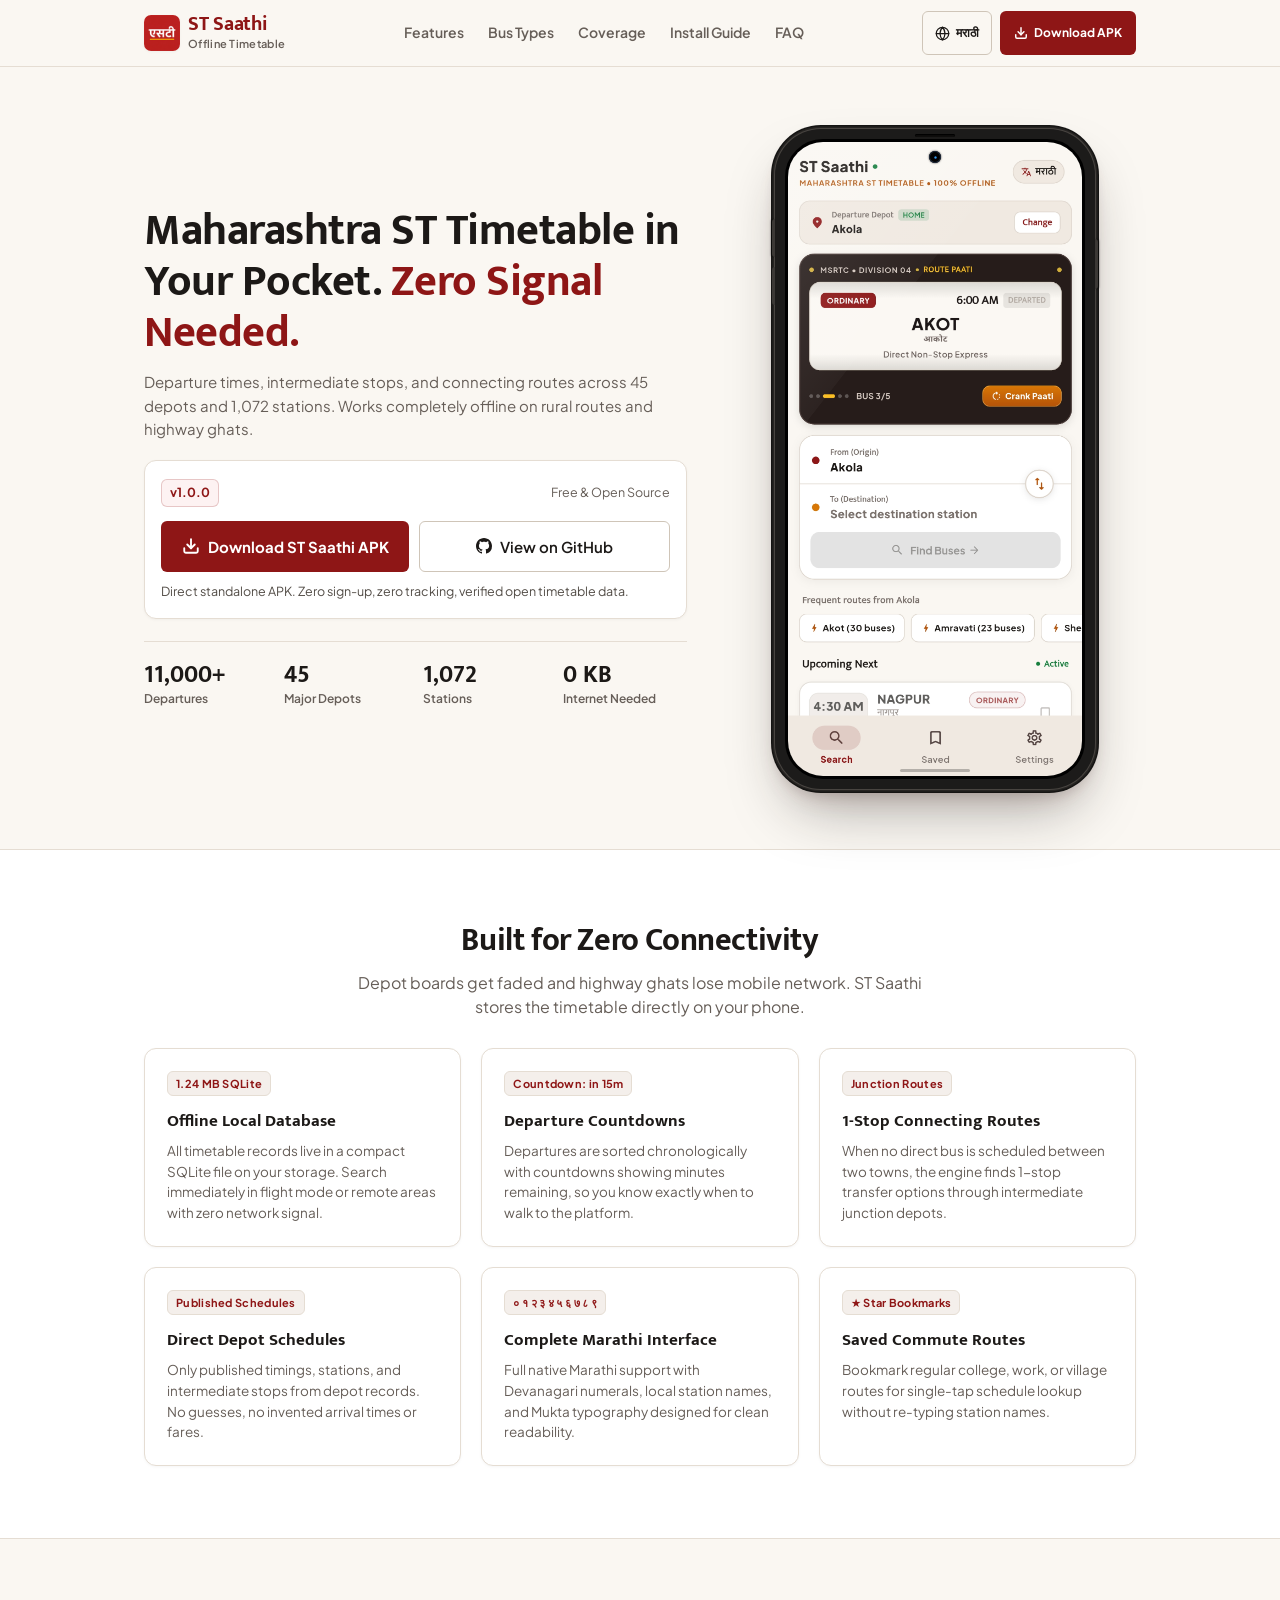
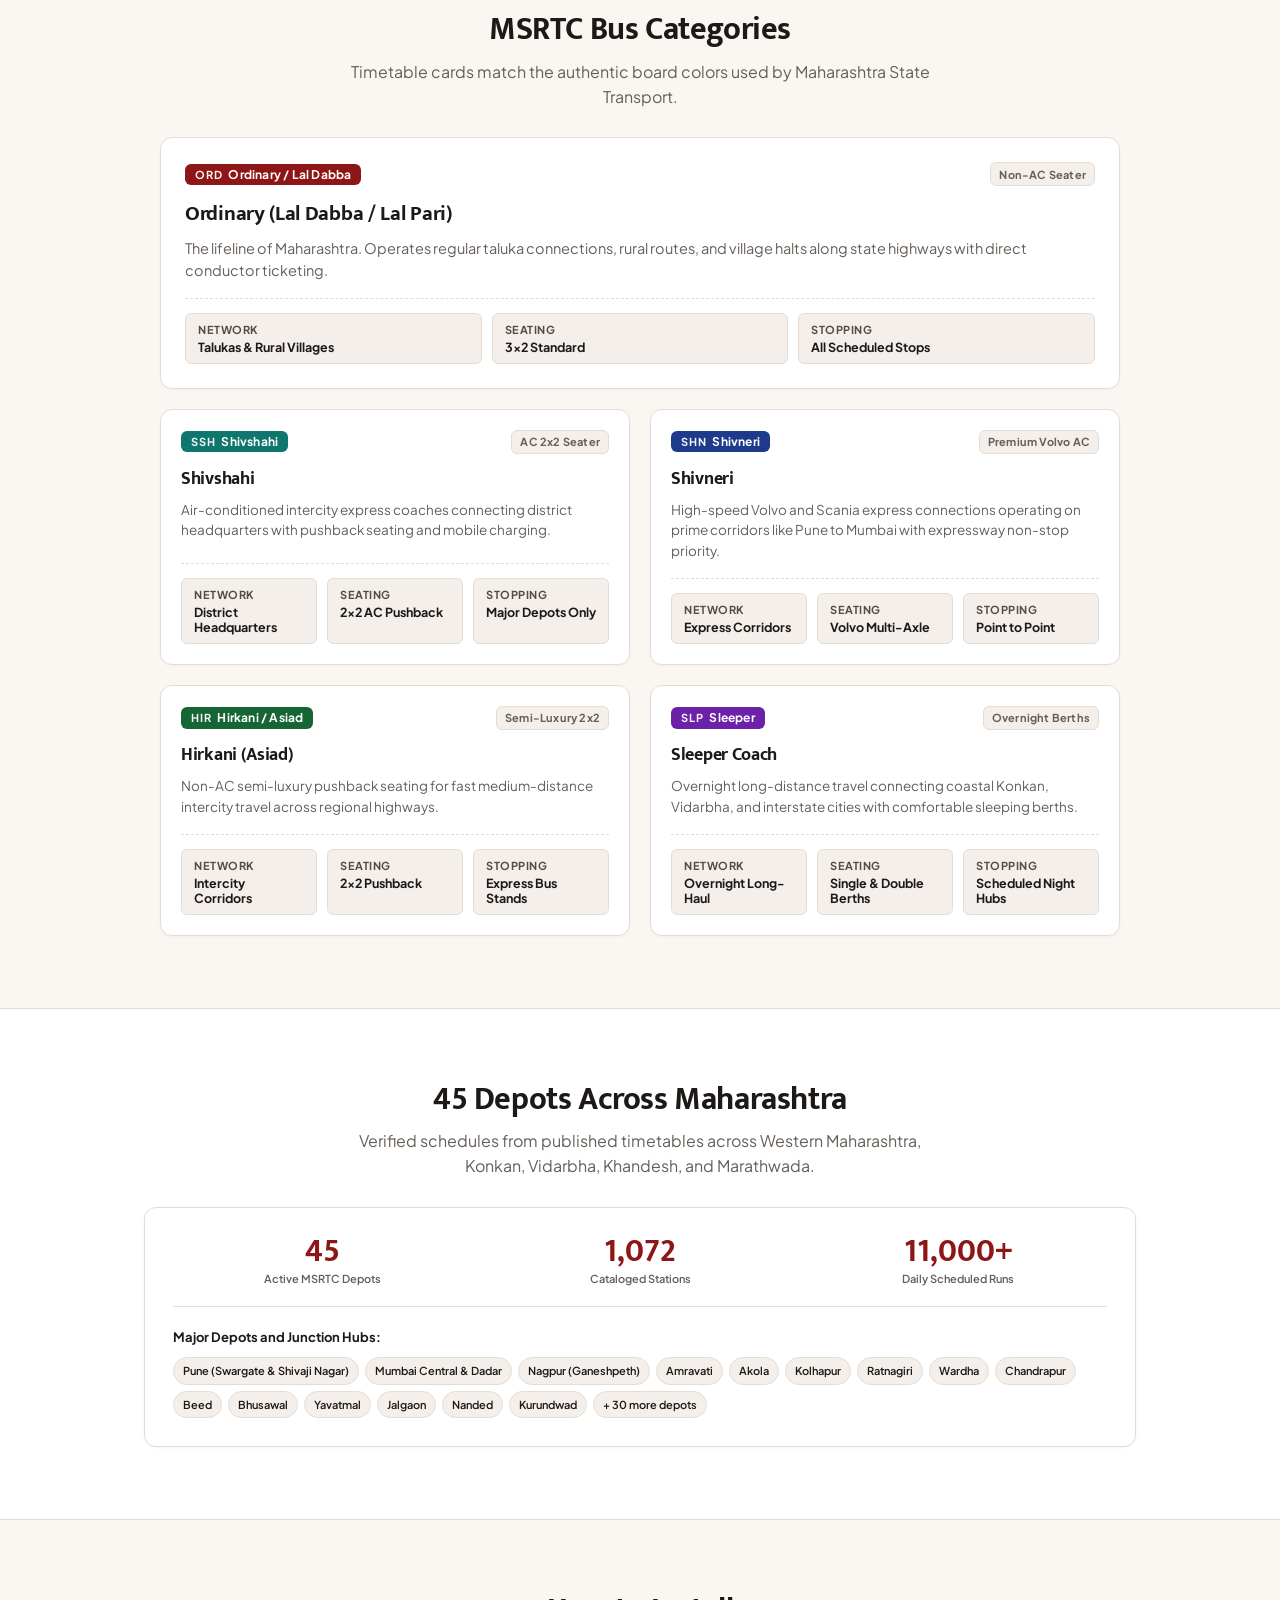
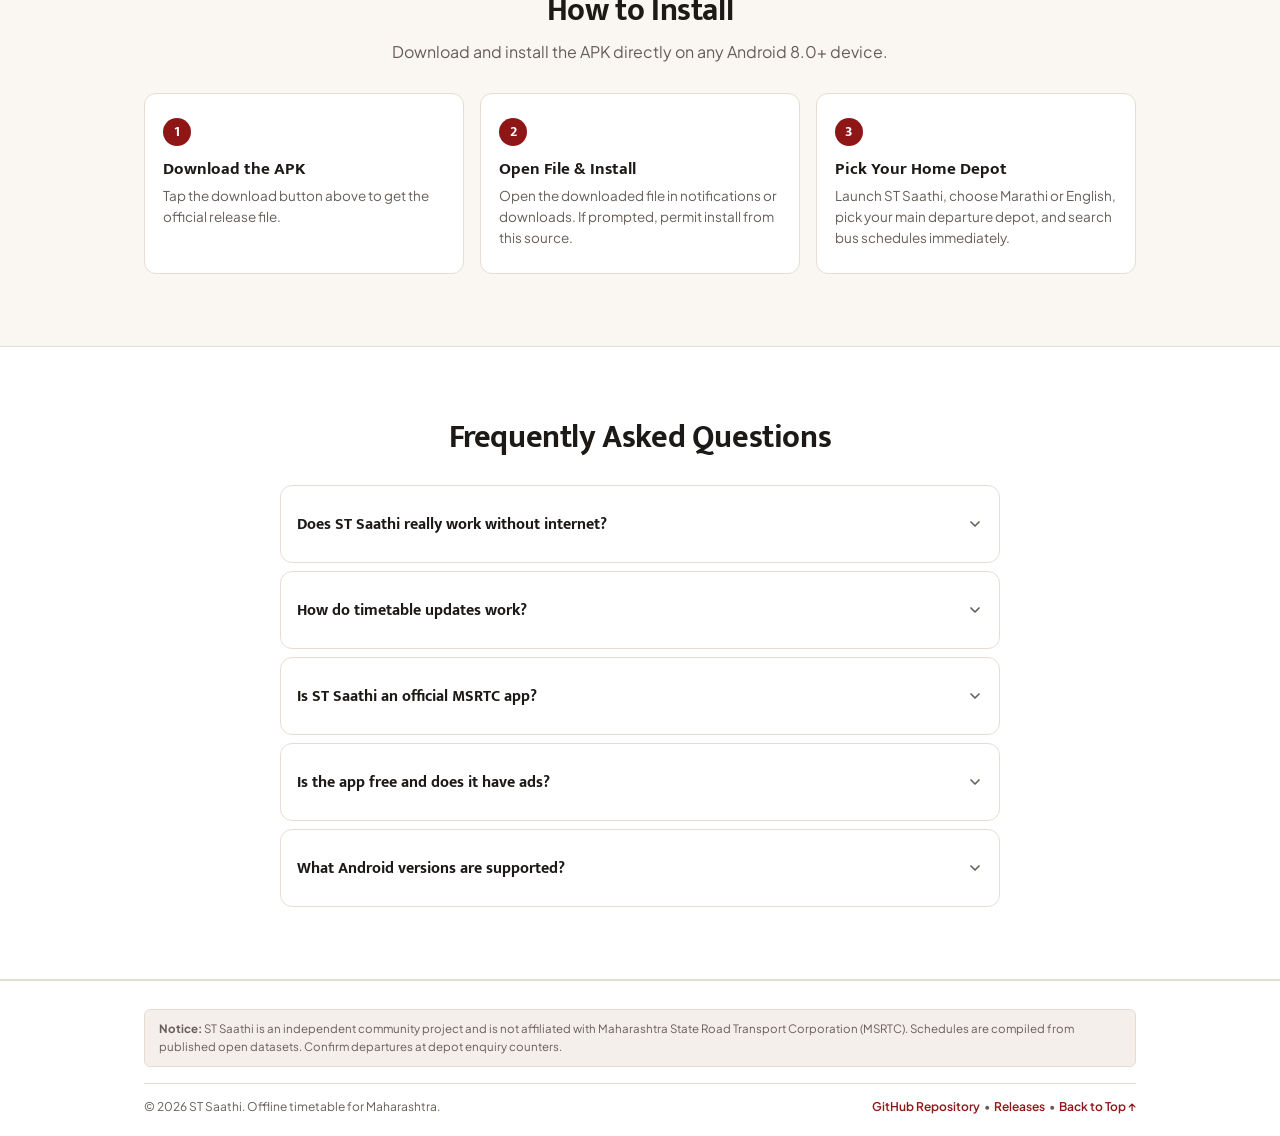
<file: index.html>
<!doctype html>
<html lang="en" data-lang="en">

<head>
  <meta charset="UTF-8" />
  <meta name="viewport" content="width=device-width, initial-scale=1.0" />
  <title>ST Saathi - Offline Maharashtra ST Bus Timetable</title>
  <meta name="description"
    content="100% offline Maharashtra ST bus timetable for Android. 45 depots, 1,072 stations, 11,000+ scheduled departures with zero mobile data required." />
  <meta property="og:title" content="ST Saathi - Offline Maharashtra ST Timetable" />
  <meta property="og:description"
    content="Direct bus schedules, departure countdowns, and connecting routes across Maharashtra. Works without internet." />
  <meta property="og:image" content="https://prathameshlonare.github.io/st-saathi/icon.png" />
  <meta name="theme-color" content="#8E1616" media="(prefers-color-scheme: light)" />
  <meta name="theme-color" content="#121110" media="(prefers-color-scheme: dark)" />
  <link rel="icon" type="image/png" href="icon.png" />
  <link rel="preload" href="./fonts/PlusJakartaSans.ttf" as="font" type="font/ttf" crossorigin />
  <link rel="preload" href="./fonts/Mukta-Bold.ttf" as="font" type="font/ttf" crossorigin />
  <link rel="stylesheet" href="style.css" />
</head>

<body>
  <a class="skip-link" href="#main">Skip to content</a>
  <!-- Top Navigation -->
  <header class="site-header" role="banner">
    <div class="container nav-wrapper">
      <a href="./" class="brand">
        <img src="icon.png" alt="ST Saathi App Icon" class="brand-icon" width="40" height="40" />
        <div class="brand-text">
          <span class="brand-title">
            <span class="lang-en">ST Saathi</span>
            <span class="lang-mr mr">एसटी साथी</span>
          </span>
          <span class="brand-badge">
            <span class="lang-en">Offline Timetable</span>
            <span class="lang-mr mr">ऑफलाइन वेळापत्रक</span>
          </span>
        </div>
      </a>

      <nav class="nav-links" id="main-nav" aria-label="Main Navigation">
        <a href="#features" class="nav-link">
          <span class="lang-en">Features</span>
          <span class="lang-mr mr">वैशिष्ट्ये</span>
        </a>
        <a href="#bus-types" class="nav-link">
          <span class="lang-en">Bus Types</span>
          <span class="lang-mr mr">बस प्रकार</span>
        </a>
        <a href="#coverage" class="nav-link">
          <span class="lang-en">Coverage</span>
          <span class="lang-mr mr">कव्हरेज</span>
        </a>
        <a href="#how-it-works" class="nav-link">
          <span class="lang-en">Install Guide</span>
          <span class="lang-mr mr">इन्स्टॉल</span>
        </a>
        <a href="#faq" class="nav-link">
          <span class="lang-en">FAQ</span>
          <span class="lang-mr mr">नेहमीचे प्रश्न</span>
        </a>
      </nav>

      <div class="nav-actions">
        <button id="langToggle" class="lang-btn" type="button" aria-label="Switch Language">
          <svg width="15" height="15" viewBox="0 0 24 24" fill="none" stroke="currentColor" stroke-width="2"
            stroke-linecap="round" stroke-linejoin="round">
            <circle cx="12" cy="12" r="10"></circle>
            <line x1="2" y1="12" x2="22" y2="12"></line>
            <path d="M12 2a15.3 15.3 0 0 1 4 10 15.3 15.3 0 0 1-4 10 15.3 15.3 0 0 1-4-10 15.3 15.3 0 0 1 4-10z"></path>
          </svg>
          <span class="lang-btn-text">मराठी</span>
        </button>
        <a href="#download" id="navDownloadBtn" class="btn-nav-download">
          <svg width="14" height="14" viewBox="0 0 24 24" fill="none" stroke="currentColor" stroke-width="2.5"
            stroke-linecap="round" stroke-linejoin="round">
            <path d="M21 15v4a2 2 0 0 1-2 2H5a2 2 0 0 1-2-2v-4"></path>
            <polyline points="7 10 12 15 17 10"></polyline>
            <line x1="12" y1="15" x2="12" y2="3"></line>
          </svg>
          <span class="nav-dl-full">
            <span class="lang-en">Download APK</span>
            <span class="lang-mr mr">डाऊनलोड करा</span>
          </span>
          <span class="nav-dl-short">
            <span class="lang-en">APK</span>
            <span class="lang-mr mr">एपीके</span>
          </span>
        </a>
        <button id="navToggle" class="nav-toggle-btn" type="button" aria-label="Toggle navigation menu" aria-expanded="false" aria-controls="main-nav">
          <svg class="hamburger-icon" width="20" height="20" viewBox="0 0 24 24" fill="none" stroke="currentColor" stroke-width="2.2"
            stroke-linecap="round" stroke-linejoin="round">
            <line x1="3" y1="6" x2="21" y2="6" class="ham-line ham-top"></line>
            <line x1="3" y1="12" x2="21" y2="12" class="ham-line ham-mid"></line>
            <line x1="3" y1="18" x2="21" y2="18" class="ham-line ham-bot"></line>
          </svg>
        </button>
      </div>
    </div>
  </header>

  <main id="main">
    <!-- Hero Section -->
    <section class="hero-section" id="hero">
      <div class="container hero-grid">
        <div class="hero-content">
          <h1 class="hero-title">
            <span class="lang-en">Maharashtra ST Timetable in Your Pocket.
              <span class="highlight">Zero Signal Needed.</span></span>
            <span class="lang-mr mr">महाराष्ट्र एसटीचे वेळापत्रक आता खिशात.
              <span class="highlight">इंटरनेटची मुळीच गरज नाही.</span></span>
          </h1>

          <p class="hero-desc">
            <span class="lang-en">Departure times, intermediate stops, and connecting routes
              across 45 depots and 1,072 stations. Works completely offline on
              rural routes and highway ghats.</span>
            <span class="lang-mr mr">४५ आगारे आणि १,०७२ स्थानकांमधील थेट बस, जंक्शन पर्याय आणि
              वेळापत्रक. दुर्गम भागात आणि घाटातही पूर्णपणे ऑफलाइन चालते.</span>
          </p>

          <!-- Download Ticket Card -->
          <div class="ticket-cta-card" id="download">
            <div class="ticket-meta">
              <span class="badge-version" id="versionBadge">
                <span class="lang-en">Latest Release</span>
                <span class="lang-mr mr">नवीन आवृत्ती</span>
              </span>
              <span>
                <span class="lang-en">Free &amp; Open Source</span>
                <span class="lang-mr mr">मोफत व ओपन सोर्स</span>
              </span>
            </div>

            <div class="cta-button-group">
              <a href="https://github.com/prathameshlonare/st-saathi/releases/latest" id="downloadBtn"
                class="btn-primary">
                <svg width="18" height="18" viewBox="0 0 24 24" fill="none" stroke="currentColor" stroke-width="2.5"
                  stroke-linecap="round" stroke-linejoin="round">
                  <path d="M21 15v4a2 2 0 0 1-2 2H5a2 2 0 0 1-2-2v-4"></path>
                  <polyline points="7 10 12 15 17 10"></polyline>
                  <line x1="12" y1="15" x2="12" y2="3"></line>
                </svg>
                <span class="lang-en">Download ST Saathi APK</span>
                <span class="lang-mr mr">एसटी साथी डाऊनलोड करा</span>
              </a>

              <a href="https://github.com/prathameshlonare/st-saathi" class="btn-secondary" target="_blank"
                rel="noopener noreferrer">
                <svg width="16" height="16" viewBox="0 0 24 24" fill="currentColor">
                  <path
                    d="M12 0C5.37 0 0 5.37 0 12c0 5.31 3.435 9.795 8.205 11.385.6.105.825-.255.825-.57 0-.285-.015-1.23-.015-2.235-3.015.555-3.795-.735-4.035-1.41-.135-.345-.72-1.41-1.23-1.695-.42-.225-1.02-.78-.015-.795.945-.015 1.62.87 1.845 1.23 1.08 1.815 2.805 1.305 3.495.99.105-.78.42-1.305.765-1.605-2.67-.3-5.46-1.335-5.46-5.925 0-1.305.465-2.385 1.23-3.225-.12-.3-.54-1.53.12-3.18 0 0 1.005-.315 3.3 1.23.96-.27 1.98-.405 3-.405s2.04.135 3 .405c2.295-1.56 3.3-1.23 3.3-1.23.66 1.65.24 2.88.12 3.18.765.84 1.23 1.905 1.23 3.225 0 4.605-2.805 5.625-5.475 5.925.435.375.81 1.095.81 2.22 0 1.605-.015 2.895-.015 3.3 0 .315.225.69.825.57A12.02 12.02 0 0024 12c0-6.63-5.37-12-12-12z">
                  </path>
                </svg>
                <span class="lang-en">View on GitHub</span>
                <span class="lang-mr mr">गिटहबवर कोड पहा</span>
              </a>
            </div>

            <div class="ticket-notice">
              <span class="lang-en">Direct standalone APK. Zero sign-up, zero tracking, verified
                open timetable data.</span>
              <span class="lang-mr mr">थेट इन्स्टॉल करा. कोणतीही नोंदणी नाही, डेटा ट्रॅकिंग नाही,
                खात्रीशीर वेळापत्रक.</span>
            </div>
          </div>

          <!-- Hero Quick Stats -->
          <div class="hero-stats">
            <div class="stat-item">
              <span class="stat-number">11,000+</span>
              <span class="stat-label">
                <span class="lang-en">Departures</span>
                <span class="lang-mr mr">प्रस्थान वेळा</span>
              </span>
            </div>
            <div class="stat-item">
              <span class="stat-number">45</span>
              <span class="stat-label">
                <span class="lang-en">Major Depots</span>
                <span class="lang-mr mr">मुख्य आगारे</span>
              </span>
            </div>
            <div class="stat-item">
              <span class="stat-number">1,072</span>
              <span class="stat-label">
                <span class="lang-en">Stations</span>
                <span class="lang-mr mr">बस स्थानके</span>
              </span>
            </div>
            <div class="stat-item">
              <span class="stat-number">0 KB</span>
              <span class="stat-label">
                <span class="lang-en">Internet Needed</span>
                <span class="lang-mr mr">इंटरनेट गरज</span>
              </span>
            </div>
          </div>
        </div>

        <!-- Realistic Phone Device Frame -->
        <div class="phone-mockup-wrapper">
          <div class="phone-hardware">
            <!-- Top Speaker Micro-Slit -->
            <div class="phone-speaker-grill"></div>

            <div class="phone-screen">
              <!-- Front Camera Punch-Hole with Optical Glare -->
              <div class="phone-camera-hole"></div>

              <!-- Specular Curved Front Glass Reflection -->
              <div class="phone-glass-glare"></div>

              <!-- Real App Screenshot (cleanly cropped to physical aspect ratio) -->
              <img src="screenshot.png" id="phoneScreenshot" alt="ST Saathi App Interface Screenshot"
                class="phone-screenshot-img" width="1080" height="2305" fetchpriority="high" onerror="
                    this.style.display = 'none';
                    var m = document.getElementById('mockInteractiveUi');
                    if (m) m.classList.remove('is-hidden');
                  " />

              <!-- Live Interactive UI Simulation (fallback if screenshot fails) -->
              <div id="mockInteractiveUi" class="mock-interactive-ui is-hidden">
                <div class="app-mock-header">
                  <span class="mock-title">ST Saathi</span>
                  <span class="mock-offline-chip">
                    <span class="lang-en">Offline Ready</span>
                    <span class="lang-mr mr">ऑफलाइन</span>
                  </span>
                </div>

                <!-- Mock Search Box -->
                <div class="mock-search-box">
                  <div class="mock-station-row">
                    <span class="mock-dot origin"></span>
                    <div class="mock-station-name" id="originStation">
                      <span class="lang-en">Pune (Swargate)</span>
                      <span class="lang-mr mr">पुणे (स्वारगेट)</span>
                    </div>
                    <button type="button" id="mockSwapBtn" class="mock-swap-btn" aria-label="Swap Stations">
                      <svg width="16" height="16" viewBox="0 0 24 24" fill="none" stroke="currentColor"
                        stroke-width="2.5" stroke-linecap="round" stroke-linejoin="round">
                        <path d="M7 16V4M7 4L3 8M7 4L11 8M17 8V20M17 20L21 16M17 20L13 16"></path>
                      </svg>
                    </button>
                  </div>
                  <div class="mock-station-row">
                    <span class="mock-dot dest"></span>
                    <div class="mock-station-name" id="destStation">
                      <span class="lang-en">Mumbai (Dadar)</span>
                      <span class="lang-mr mr">मुंबई (दादर)</span>
                    </div>
                  </div>
                </div>

                <!-- Mock Bus Cards -->
                <div class="mock-card-list">
                  <div class="mock-bus-card shivneri">
                    <div class="mock-card-top">
                      <span class="mock-bus-type">Shivneri AC</span>
                      <span class="mock-countdown">in 15m</span>
                    </div>
                    <div class="mock-card-time">06:30 AM</div>
                    <div class="mock-card-route">
                      Via: Express Highway, Maitri Park
                    </div>
                  </div>

                  <div class="mock-bus-card ordinary">
                    <div class="mock-card-top">
                      <span class="mock-bus-type">Ordinary / Lal Dabba</span>
                      <span class="mock-countdown">in 45m</span>
                    </div>
                    <div class="mock-card-time">07:00 AM</div>
                    <div class="mock-card-route">
                      Via: Talegaon, Khopoli, Panvel
                    </div>
                  </div>

                  <div class="mock-bus-card shivshahi">
                    <div class="mock-card-top">
                      <span class="mock-bus-type">Shivshahi</span>
                      <span class="mock-countdown">in 1h 15m</span>
                    </div>
                    <div class="mock-card-time">07:30 AM</div>
                    <div class="mock-card-route">
                      Via: Expressway Non-Stop
                    </div>
                  </div>
                </div>
              </div>

              <!-- Bottom Android Home Navigation Pill -->
              <div class="phone-home-indicator"></div>
            </div>
          </div>
        </div>
      </div>
    </section>

    <!-- Core Features Section -->
    <section class="section section-alt" id="features">
      <div class="container">
        <div class="section-header">
          <h2 class="section-title">
            <span class="lang-en">Built for Zero Connectivity</span>
            <span class="lang-mr mr">कधीही, कुठेही चालणारे वेळापत्रक</span>
          </h2>
          <p class="section-subtitle">
            <span class="lang-en">Depot boards get faded and highway ghats lose mobile network.
              ST Saathi stores the timetable directly on your phone.</span>
            <span class="lang-mr mr">आगारातील बोर्ड वाचता येत नाहीत आणि महामार्गावर रेंज नसते. एसटी
              साथी वेळापत्रक थेट फोनमध्ये साठवून ठेवते.</span>
          </p>
        </div>

        <div class="bento-grid">
          <!-- Feature 1 -->
          <div class="bento-card">
            <div class="feature-tag-chip">1.24 MB SQLite</div>
            <h3 class="bento-title">
              <span class="lang-en">Offline Local Database</span>
              <span class="lang-mr mr">स्थानिक ऑफलाइन डेटाबेस</span>
            </h3>
            <p class="bento-desc">
              <span class="lang-en">All timetable records live in a compact SQLite file on your
                storage. Search immediately in flight mode or remote areas
                with zero network signal.</span>
              <span class="lang-mr mr">सर्व वेळापत्रक तुमच्या फोनमधील १.२४ एमबी डेटाबेसमध्ये साठवले
                जाते. घाटात किंवा दुर्गम भागात नेटवर्क नसतानाही बस शोधा.</span>
            </p>
          </div>

          <!-- Feature 2 -->
          <div class="bento-card">
            <div class="feature-tag-chip">
              <span class="lang-en">Countdown: in 15m</span>
              <span class="lang-mr mr">वेळ: १५ मिनिटांत</span>
            </div>
            <h3 class="bento-title">
              <span class="lang-en">Departure Countdowns</span>
              <span class="lang-mr mr">सुटण्याच्या वेळेची थेट गणना</span>
            </h3>
            <p class="bento-desc">
              <span class="lang-en">Departures are sorted chronologically with countdowns showing
                minutes remaining, so you know exactly when to walk to the
                platform.</span>
              <span class="lang-mr mr">पुढील बस वेळेनुसार क्रमवारीने दिसतात आणि बस सुटायला किती
                मिनिटे बाकी आहेत ते आपोआप समजते.</span>
            </p>
          </div>

          <!-- Feature 3 -->
          <div class="bento-card">
            <div class="feature-tag-chip">
              <span class="lang-en">Junction Routes</span>
              <span class="lang-mr mr">जंक्शन कनेक्टिंग</span>
            </div>
            <h3 class="bento-title">
              <span class="lang-en">1-Stop Connecting Routes</span>
              <span class="lang-mr mr">जंक्शन कनेक्टिंग मार्ग</span>
            </h3>
            <p class="bento-desc">
              <span class="lang-en">When no direct bus is scheduled between two towns, the engine
                finds 1-stop transfer options through intermediate junction
                depots.</span>
              <span class="lang-mr mr">दोन गावांमध्ये थेट बस नसेल, तर अ‍ॅप आपोआप मधल्या मोठ्या
                जंक्शन आगारामार्गे १-स्टॉप जोडणी मार्ग शोधून दाखवते.</span>
            </p>
          </div>

          <!-- Feature 4 -->
          <div class="bento-card">
            <div class="feature-tag-chip">
              <span class="lang-en">Published Schedules</span>
              <span class="lang-mr mr">अधिकृत नोंदी</span>
            </div>
            <h3 class="bento-title">
              <span class="lang-en">Direct Depot Schedules</span>
              <span class="lang-mr mr">थेट आगारांचे वेळापत्रक</span>
            </h3>
            <p class="bento-desc">
              <span class="lang-en">Only published timings, stations, and intermediate stops from
                depot records. No guesses, no invented arrival times or
                fares.</span>
              <span class="lang-mr mr">फक्त अधिकृत आगारांमधून घेतलेल्या प्रस्थान वेळा, स्थानके आणि
                मधले थांबे. कोणतीही खोटी माहिती किंवा अंदाज नाही.</span>
            </p>
          </div>

          <!-- Feature 5 -->
          <div class="bento-card">
            <div class="feature-tag-chip">० १ २ ३ ४ ५ ६ ७ ८ ९</div>
            <h3 class="bento-title">
              <span class="lang-en">Complete Marathi Interface</span>
              <span class="lang-mr mr">संपूर्ण मराठी भाषा</span>
            </h3>
            <p class="bento-desc">
              <span class="lang-en">Full native Marathi support with Devanagari numerals, local
                station names, and Mukta typography designed for clean
                readability.</span>
              <span class="lang-mr mr">मुक्ता फॉन्ट, देवनागरी आकडे आणि अस्सल मराठी भाषेचा वापर,
                जेणेकरून वाचायला अत्यंत सोपे आणि स्पष्ट होते.</span>
            </p>
          </div>

          <!-- Feature 6 -->
          <div class="bento-card">
            <div class="feature-tag-chip">★ Star Bookmarks</div>
            <h3 class="bento-title">
              <span class="lang-en">Saved Commute Routes</span>
              <span class="lang-mr mr">नेहमीचे मार्ग सेव्ह करा</span>
            </h3>
            <p class="bento-desc">
              <span class="lang-en">Bookmark regular college, work, or village routes for
                single-tap schedule lookup without re-typing station
                names.</span>
              <span class="lang-mr mr">कॉलेज, ऑफिस किंवा गावी जाण्याचे तुमचे रोजचे मार्ग स्टार करून
                सेव्ह करा आणि पुन्हा टाईप न करता एका टॅपमध्ये वेळ पाहा.</span>
            </p>
          </div>
        </div>
      </div>
    </section>

    <!-- Bus Types Section -->
    <section class="section" id="bus-types">
      <div class="container">
        <div class="section-header">
          <h2 class="section-title">
            <span class="lang-en">MSRTC Bus Categories</span>
            <span class="lang-mr mr">एसटी बसचे प्रकार</span>
          </h2>
          <p class="section-subtitle">
            <span class="lang-en">Timetable cards match the authentic board colors used by
              Maharashtra State Transport.</span>
            <span class="lang-mr mr">वेळापत्रकातील कार्ड्स एसटीच्या मूळ फलकांच्या रंगांनुसार ओळखता
              येतात.</span>
          </p>
        </div>

        <div class="bus-fleet-grid">
          <!-- Featured Anchor: Ordinary / Lal Dabba -->
          <article class="fleet-card featured card-ordinary">
            <div class="fleet-card-top">
              <div class="fleet-badge badge-ordinary">
                <span class="badge-code">ORD</span>
                <span class="badge-en lang-en">Ordinary / Lal Dabba</span>
                <span class="badge-mr mr lang-mr">साधी / लालपरी</span>
              </div>
              <span class="fleet-tier">
                <span class="lang-en">Non-AC Seater</span>
                <span class="lang-mr mr">विना-वातानुकूलित</span>
              </span>
            </div>
            <div class="fleet-card-body">
              <h3 class="fleet-name">
                <span class="lang-en">Ordinary (Lal Dabba / Lal Pari)</span>
                <span class="lang-mr mr">साधी बस (लाल डबा / लालपरी)</span>
              </h3>
              <p class="fleet-desc">
                <span class="lang-en">The lifeline of Maharashtra. Operates regular taluka connections, rural routes, and village halts along state highways with direct conductor ticketing.</span>
                <span class="lang-mr mr">महाराष्ट्रातील खेड्यापाड्यांची जीवनवाहिनी. तालुके आणि ग्रामीण भागात नियमित धावणारी, सर्व अधिकृत थांब्यांवर थांबणारी मुख्य सेवा.</span>
              </p>
            </div>
            <div class="fleet-specs">
              <div class="spec-chip">
                <span class="spec-label"><span class="lang-en">Network</span><span class="lang-mr mr">मार्ग</span></span>
                <span class="spec-val"><span class="lang-en">Talukas &amp; Rural Villages</span><span class="lang-mr mr">तालुके आणि गावे</span></span>
              </div>
              <div class="spec-chip">
                <span class="spec-label"><span class="lang-en">Seating</span><span class="lang-mr mr">बैठक</span></span>
                <span class="spec-val"><span class="lang-en">3x2 Standard</span><span class="lang-mr mr">३x२ नेहमीची बैठक</span></span>
              </div>
              <div class="spec-chip">
                <span class="spec-label"><span class="lang-en">Stopping</span><span class="lang-mr mr">थांबे</span></span>
                <span class="spec-val"><span class="lang-en">All Scheduled Stops</span><span class="lang-mr mr">सर्व अधिकृत थांबे</span></span>
              </div>
            </div>
          </article>

          <!-- Card 2: Shivshahi -->
          <article class="fleet-card card-shivshahi">
            <div class="fleet-card-top">
              <div class="fleet-badge badge-shivshahi">
                <span class="badge-code">SSH</span>
                <span class="badge-en lang-en">Shivshahi</span>
                <span class="badge-mr mr lang-mr">शिवशाही</span>
              </div>
              <span class="fleet-tier">
                <span class="lang-en">AC 2x2 Seater</span>
                <span class="lang-mr mr">वातानुकूलित २x२</span>
              </span>
            </div>
            <div class="fleet-card-body">
              <h3 class="fleet-name">Shivshahi</h3>
              <p class="fleet-desc">
                <span class="lang-en">Air-conditioned intercity express coaches connecting district headquarters with pushback seating and mobile charging.</span>
                <span class="lang-mr mr">जिल्ह्यांची प्रमुख शहरे आणि विभागीय मुख्यालये जोडणारी वातानुकूलित आरामदायी २x२ बस सेवा.</span>
              </p>
            </div>
            <div class="fleet-specs">
              <div class="spec-chip">
                <span class="spec-label"><span class="lang-en">Network</span><span class="lang-mr mr">मार्ग</span></span>
                <span class="spec-val"><span class="lang-en">District Headquarters</span><span class="lang-mr mr">जिल्हा मुख्यालये</span></span>
              </div>
              <div class="spec-chip">
                <span class="spec-label"><span class="lang-en">Seating</span><span class="lang-mr mr">बैठक</span></span>
                <span class="spec-val"><span class="lang-en">2x2 AC Pushback</span><span class="lang-mr mr">२x२ पुशबॅक</span></span>
              </div>
              <div class="spec-chip">
                <span class="spec-label"><span class="lang-en">Stopping</span><span class="lang-mr mr">थांबे</span></span>
                <span class="spec-val"><span class="lang-en">Major Depots Only</span><span class="lang-mr mr">मुख्य आगार थांबे</span></span>
              </div>
            </div>
          </article>

          <!-- Card 3: Shivneri -->
          <article class="fleet-card card-shivneri">
            <div class="fleet-card-top">
              <div class="fleet-badge badge-shivneri">
                <span class="badge-code">SHN</span>
                <span class="badge-en lang-en">Shivneri</span>
                <span class="badge-mr mr lang-mr">शिवनेरी</span>
              </div>
              <span class="fleet-tier">
                <span class="lang-en">Premium Volvo AC</span>
                <span class="lang-mr mr">प्रीमियम व्होल्व्हो</span>
              </span>
            </div>
            <div class="fleet-card-body">
              <h3 class="fleet-name">Shivneri</h3>
              <p class="fleet-desc">
                <span class="lang-en">High-speed Volvo and Scania express connections operating on prime corridors like Pune to Mumbai with expressway non-stop priority.</span>
                <span class="lang-mr mr">पुणे-मुंबई एक्सप्रेसवे व प्रमुख महानगरांमधील वेगवान प्रीमियम वातानुकूलित व्होल्व्हो सेवा.</span>
              </p>
            </div>
            <div class="fleet-specs">
              <div class="spec-chip">
                <span class="spec-label"><span class="lang-en">Network</span><span class="lang-mr mr">मार्ग</span></span>
                <span class="spec-val"><span class="lang-en">Express Corridors</span><span class="lang-mr mr">एक्सप्रेसवे मार्ग</span></span>
              </div>
              <div class="spec-chip">
                <span class="spec-label"><span class="lang-en">Seating</span><span class="lang-mr mr">बैठक</span></span>
                <span class="spec-val"><span class="lang-en">Volvo Multi-Axle</span><span class="lang-mr mr">मल्टी-अ‍ॅक्सल व्होल्व्हो</span></span>
              </div>
              <div class="spec-chip">
                <span class="spec-label"><span class="lang-en">Stopping</span><span class="lang-mr mr">थांबे</span></span>
                <span class="spec-val"><span class="lang-en">Point to Point</span><span class="lang-mr mr">थेट एक्सप्रेस थांबे</span></span>
              </div>
            </div>
          </article>

          <!-- Card 4: Hirkani / Asiad -->
          <article class="fleet-card card-hirkani">
            <div class="fleet-card-top">
              <div class="fleet-badge badge-hirkani">
                <span class="badge-code">HIR</span>
                <span class="badge-en lang-en">Hirkani / Asiad</span>
                <span class="badge-mr mr lang-mr">हिरकणी / एशियाड</span>
              </div>
              <span class="fleet-tier">
                <span class="lang-en">Semi-Luxury 2x2</span>
                <span class="lang-mr mr">निमआराम २x२</span>
              </span>
            </div>
            <div class="fleet-card-body">
              <h3 class="fleet-name">Hirkani (Asiad)</h3>
              <p class="fleet-desc">
                <span class="lang-en">Non-AC semi-luxury pushback seating for fast medium-distance intercity travel across regional highways.</span>
                <span class="lang-mr mr">मध्यम अंतराच्या मार्गांवर २x२ आरामदायी बैठक व्यवस्थेची वेगवान निमआराम सेवा.</span>
              </p>
            </div>
            <div class="fleet-specs">
              <div class="spec-chip">
                <span class="spec-label"><span class="lang-en">Network</span><span class="lang-mr mr">मार्ग</span></span>
                <span class="spec-val"><span class="lang-en">Intercity Corridors</span><span class="lang-mr mr">आंतरशहर मार्ग</span></span>
              </div>
              <div class="spec-chip">
                <span class="spec-label"><span class="lang-en">Seating</span><span class="lang-mr mr">बैठक</span></span>
                <span class="spec-val"><span class="lang-en">2x2 Pushback</span><span class="lang-mr mr">२x२ पुशबॅक</span></span>
              </div>
              <div class="spec-chip">
                <span class="spec-label"><span class="lang-en">Stopping</span><span class="lang-mr mr">थांबे</span></span>
                <span class="spec-val"><span class="lang-en">Express Bus Stands</span><span class="lang-mr mr">प्रमुख बस स्टँड</span></span>
              </div>
            </div>
          </article>

          <!-- Card 5: Sleeper -->
          <article class="fleet-card card-sleeper">
            <div class="fleet-card-top">
              <div class="fleet-badge badge-sleeper">
                <span class="badge-code">SLP</span>
                <span class="badge-en lang-en">Sleeper</span>
                <span class="badge-mr mr lang-mr">शयनयान</span>
              </div>
              <span class="fleet-tier">
                <span class="lang-en">Overnight Berths</span>
                <span class="lang-mr mr">रात्रीची स्लीपर</span>
              </span>
            </div>
            <div class="fleet-card-body">
              <h3 class="fleet-name">
                <span class="lang-en">Sleeper Coach</span>
                <span class="lang-mr mr">शयनयान बस</span>
              </h3>
              <p class="fleet-desc">
                <span class="lang-en">Overnight long-distance travel connecting coastal Konkan, Vidarbha, and interstate cities with comfortable sleeping berths.</span>
                <span class="lang-mr mr">कोकण, विदर्भ आणि आंतरराज्य लांब पल्ल्याच्या रात्रीच्या प्रवासासाठी सोयीस्कर स्लीपर बर्थ असलेली बस.</span>
              </p>
            </div>
            <div class="fleet-specs">
              <div class="spec-chip">
                <span class="spec-label"><span class="lang-en">Network</span><span class="lang-mr mr">मार्ग</span></span>
                <span class="spec-val"><span class="lang-en">Overnight Long-Haul</span><span class="lang-mr mr">लांब पल्ल्याचे मार्ग</span></span>
              </div>
              <div class="spec-chip">
                <span class="spec-label"><span class="lang-en">Seating</span><span class="lang-mr mr">बैठक</span></span>
                <span class="spec-val"><span class="lang-en">Single &amp; Double Berths</span><span class="lang-mr mr">सिंगल व डबल बर्थ</span></span>
              </div>
              <div class="spec-chip">
                <span class="spec-label"><span class="lang-en">Stopping</span><span class="lang-mr mr">थांबे</span></span>
                <span class="spec-val"><span class="lang-en">Scheduled Night Hubs</span><span class="lang-mr mr">नियोजित रात्रीचे थांबे</span></span>
              </div>
            </div>
          </article>
        </div>
      </div>
    </section>

    <!-- Coverage Section -->
    <section class="section section-alt" id="coverage">
      <div class="container">
        <div class="section-header">
          <h2 class="section-title">
            <span class="lang-en">45 Depots Across Maharashtra</span>
            <span class="lang-mr mr">महाराष्ट्रातील ४५ मुख्य आगारे</span>
          </h2>
          <p class="section-subtitle">
            <span class="lang-en">Verified schedules from published timetables across Western
              Maharashtra, Konkan, Vidarbha, Khandesh, and Marathwada.</span>
            <span class="lang-mr mr">पश्चिम महाराष्ट्र, कोकण, विदर्भ, खान्देश आणि मराठवाड्यातील
              मुख्य आगारांचे संकलित वेळापत्रक.</span>
          </p>
        </div>

        <div class="coverage-card">
          <div class="coverage-stats-row">
            <div>
              <div class="cov-stat-val">45</div>
              <div class="cov-stat-name">
                <span class="lang-en">Active MSRTC Depots</span>
                <span class="lang-mr mr">मुख्य एसटी आगारे</span>
              </div>
            </div>
            <div>
              <div class="cov-stat-val">1,072</div>
              <div class="cov-stat-name">
                <span class="lang-en">Cataloged Stations</span>
                <span class="lang-mr mr">नोंदणीकृत बस स्थानके</span>
              </div>
            </div>
            <div>
              <div class="cov-stat-val">11,000+</div>
              <div class="cov-stat-name">
                <span class="lang-en">Daily Scheduled Runs</span>
                <span class="lang-mr mr">दैनिक प्रस्थान फेऱ्या</span>
              </div>
            </div>
          </div>

          <div class="depot-chips-title">
            <span class="lang-en">Major Depots and Junction Hubs:</span>
            <span class="lang-mr mr">प्रमुख आगारे व मध्यवर्ती जंक्शन्स:</span>
          </div>

          <div class="depot-pills">
            <span class="depot-pill">Pune (Swargate &amp; Shivaji Nagar)</span>
            <span class="depot-pill">Mumbai Central &amp; Dadar</span>
            <span class="depot-pill">Nagpur (Ganeshpeth)</span>
            <span class="depot-pill">Amravati</span>
            <span class="depot-pill">Akola</span>
            <span class="depot-pill">Kolhapur</span>
            <span class="depot-pill">Ratnagiri</span>
            <span class="depot-pill">Wardha</span>
            <span class="depot-pill">Chandrapur</span>
            <span class="depot-pill">Beed</span>
            <span class="depot-pill">Bhusawal</span>
            <span class="depot-pill">Yavatmal</span>
            <span class="depot-pill">Jalgaon</span>
            <span class="depot-pill">Nanded</span>
            <span class="depot-pill">Kurundwad</span>
            <span class="depot-pill">+ 30 more depots</span>
          </div>
        </div>
      </div>
    </section>

    <!-- Installation Steps -->
    <section class="section" id="how-it-works">
      <div class="container">
        <div class="section-header">
          <h2 class="section-title">
            <span class="lang-en">How to Install</span>
            <span class="lang-mr mr">इन्स्टॉल कसे करावे</span>
          </h2>
          <p class="section-subtitle">
            <span class="lang-en">Download and install the APK directly on any Android 8.0+
              device.</span>
            <span class="lang-mr mr">कोणत्याही अँड्रॉइड ८.०+ फोनवर एपीके थेट इन्स्टॉल करा.</span>
          </p>
        </div>

        <div class="steps-grid">
          <div class="step-card">
            <div class="step-num">1</div>
            <h3 class="step-title">
              <span class="lang-en">Download the APK</span>
              <span class="lang-mr mr">एपीके डाऊनलोड करा</span>
            </h3>
            <p class="step-desc">
              <span class="lang-en">Tap the download button above to get the official release
                file.</span>
              <span class="lang-mr mr">वरील डाऊनलोड बटनावर टॅप करून अधिकृत रिलीज फाईल मिळवा.</span>
            </p>
          </div>

          <div class="step-card">
            <div class="step-num">2</div>
            <h3 class="step-title">
              <span class="lang-en">Open File &amp; Install</span>
              <span class="lang-mr mr">फाईल उघडा आणि इन्स्टॉल करा</span>
            </h3>
            <p class="step-desc">
              <span class="lang-en">Open the downloaded file in notifications or downloads. If
                prompted, permit install from this source.</span>
              <span class="lang-mr mr">डाऊनलोड झालेली फाईल उघडा. विचारल्यास "Install from this
                source" ला परवानगी द्या.</span>
            </p>
          </div>

          <div class="step-card">
            <div class="step-num">3</div>
            <h3 class="step-title">
              <span class="lang-en">Pick Your Home Depot</span>
              <span class="lang-mr mr">तुमचा डेपो निवडा</span>
            </h3>
            <p class="step-desc">
              <span class="lang-en">Launch ST Saathi, choose Marathi or English, pick your main
                departure depot, and search bus schedules immediately.</span>
              <span class="lang-mr mr">अ‍ॅप उघडा, भाषा आणि मुख्य डेपो निवडा आणि लगेच ऑफलाइन बस
                शोधा.</span>
            </p>
          </div>
        </div>
      </div>
    </section>

    <!-- FAQ Section -->
    <section class="section section-alt" id="faq">
      <div class="container">
        <div class="section-header">
          <h2 class="section-title">
            <span class="lang-en">Frequently Asked Questions</span>
            <span class="lang-mr mr">नेहमीचे प्रश्न</span>
          </h2>
        </div>

        <div class="faq-list">
          <details class="faq-item">
            <summary>
              <span class="lang-en">Does ST Saathi really work without internet?</span>
              <span class="lang-mr mr">एसटी साथी खरोखर इंटरनेटशिवाय चालते का?</span>
              <svg class="faq-chevron" viewBox="0 0 24 24" fill="none" stroke="currentColor" stroke-width="2.5"
                stroke-linecap="round" stroke-linejoin="round">
                <polyline points="6 9 12 15 18 9"></polyline>
              </svg>
            </summary>
            <div class="faq-answer">
              <p class="lang-en">
                Yes. All 11,000+ scheduled departures are bundled into a 1.24
                MB local SQLite database on your device. You can search,
                browse intermediate stops, and check saved routes in airplane
                mode or remote areas with zero network signal.
              </p>
              <p class="lang-mr mr">
                होय. सर्व ११,०००+ बस फेऱ्या आणि आगारांचे वेळापत्रक अ‍ॅपच्या आत
                १.२४ एमबी स्थानिक SQLite डेटाबेसमध्ये साठवलेले असते. नेटवर्क
                नसताना किंवा फ्लाईट मोडमध्येही बस शोधता येते.
              </p>
            </div>
          </details>

          <details class="faq-item">
            <summary>
              <span class="lang-en">How do timetable updates work?</span>
              <span class="lang-mr mr">वेळापत्रकाचे नवीन अपडेट्स कसे मिळतात?</span>
              <svg class="faq-chevron" viewBox="0 0 24 24" fill="none" stroke="currentColor" stroke-width="2.5"
                stroke-linecap="round" stroke-linejoin="round">
                <polyline points="6 9 12 15 18 9"></polyline>
              </svg>
            </summary>
            <div class="faq-answer">
              <p class="lang-en">
                When connected to the internet, ST Saathi checks for updated
                database releases. If an update is available, the app updates
                the local timetable database directly without requiring a full
                APK reinstall.
              </p>
              <p class="lang-mr mr">
                इंटरनेट जोडलेले असताना अ‍ॅप नवीन डेटाबेस तपासते. नवीन
                वेळापत्रक आले असल्यास संपूर्ण अ‍ॅप पुन्हा इन्स्टॉल न करता
                डेटाबेस अपडेट होतो.
              </p>
            </div>
          </details>

          <details class="faq-item">
            <summary>
              <span class="lang-en">Is ST Saathi an official MSRTC app?</span>
              <span class="lang-mr mr">हे एसटी महामंडळाचे (MSRTC) अधिकृत अ‍ॅप आहे का?</span>
              <svg class="faq-chevron" viewBox="0 0 24 24" fill="none" stroke="currentColor" stroke-width="2.5"
                stroke-linecap="round" stroke-linejoin="round">
                <polyline points="6 9 12 15 18 9"></polyline>
              </svg>
            </summary>
            <div class="faq-answer">
              <p class="lang-en">
                No. ST Saathi is an independent community project. While
                records are compiled from verified depot sources, bus
                operations can change due to depot schedules or maintenance.
                Always confirm critical departures at the depot enquiry
                window.
              </p>
              <p class="lang-mr mr">
                नाही. हे स्वतंत्र साधन असून महाराष्ट्र राज्य मार्ग परिवहन
                महामंडळाशी (MSRTC) याचा थेट संबंध नाही. प्रवासापूर्वी आगार
                चौकशी खिडकीवर खात्री करणे योग्य ठरते.
              </p>
            </div>
          </details>

          <details class="faq-item">
            <summary>
              <span class="lang-en">Is the app free and does it have ads?</span>
              <span class="lang-mr mr">अ‍ॅप मोफत आहे का आणि यात जाहिराती आहेत का?</span>
              <svg class="faq-chevron" viewBox="0 0 24 24" fill="none" stroke="currentColor" stroke-width="2.5"
                stroke-linecap="round" stroke-linejoin="round">
                <polyline points="6 9 12 15 18 9"></polyline>
              </svg>
            </summary>
            <div class="faq-answer">
              <p class="lang-en">
                ST Saathi is 100% free with zero ads, zero sponsored trackers,
                and zero in-app purchases. The code is public on GitHub.
              </p>
              <p class="lang-mr mr">
                एसटी साथी १००% मोफत आहे. यामध्ये कोणत्याही जाहिराती, ट्रॅकर्स
                किंवा शुल्क नाही. हा पूर्णपणे ओपन-सोर्स प्रकल्प आहे.
              </p>
            </div>
          </details>

          <details class="faq-item">
            <summary>
              <span class="lang-en">What Android versions are supported?</span>
              <span class="lang-mr mr">कोणत्या अँड्रॉइड फोनवर हे चालते?</span>
              <svg class="faq-chevron" viewBox="0 0 24 24" fill="none" stroke="currentColor" stroke-width="2.5"
                stroke-linecap="round" stroke-linejoin="round">
                <polyline points="6 9 12 15 18 9"></polyline>
              </svg>
            </summary>
            <div class="faq-answer">
              <p class="lang-en">
                Android 8.0 (Oreo) and newer. The app uses minimal memory and
                runs smoothly on entry-level smartphones.
              </p>
              <p class="lang-mr mr">
                अँड्रॉइड ८.० आणि त्यापुढील फोनवर चालते. हे कमी रॅम वापरते आणि
                साध्या फोनवरही सहज चालते.
              </p>
            </div>
          </details>
        </div>
      </div>
    </section>
  </main>

  <!-- Footer -->
  <footer class="site-footer" role="contentinfo">
    <div class="container">
      <div class="footer-disclaimer">
        <span class="lang-en"><strong>Notice:</strong> ST Saathi is an independent community
          project and is not affiliated with Maharashtra State Road Transport
          Corporation (MSRTC). Schedules are compiled from published open
          datasets. Confirm departures at depot enquiry counters.</span>
        <span class="lang-mr mr"><strong>सूचना:</strong> एसटी साथी हे स्वतंत्र साधन असून महाराष्ट्र
          राज्य मार्ग परिवहन महामंडळाशी (MSRTC) याचा संबंध नाही. प्रवासापूर्वी
          आगार चौकशी खिडकीवर खात्री करा.</span>
      </div>

      <div class="footer-bottom">
        <div>
          © 2026 ST Saathi.
          <span class="lang-en">Offline timetable for Maharashtra.</span>
          <span class="lang-mr mr">महाराष्ट्रातील प्रवाशांसाठी समर्पित.</span>
        </div>
        <div>
          <a href="https://github.com/prathameshlonare/st-saathi" target="_blank" rel="noopener noreferrer">GitHub
            Repository</a>
          &nbsp;•&nbsp;
          <a href="https://github.com/prathameshlonare/st-saathi/releases" target="_blank"
            rel="noopener noreferrer">Releases</a>
          &nbsp;•&nbsp;
          <a href="#hero">Back to Top ↑</a>
        </div>
      </div>
    </div>
  </footer>

  <script src="script.js"></script>
</body>

</html>
</file>
<file: style.css>
/* ST Saathi - Offline Timetable Landing Page
   Mobile-First Architecture: MSRTC Crimson, Parchment, Transport Gold
   Zero heavy frameworks, pure modern CSS3, responsive, accessible */

:root {
  /* Brand Colors */
  --color-msrtc-red: #8E1616;
  --color-msrtc-red-hover: #731010;
  --color-msrtc-red-light: #FDF2F2;
  --color-msrtc-red-soft: rgba(142, 22, 22, 0.08);
  --color-msrtc-gold: #D97706;
  --color-msrtc-gold-light: #FEF3C7;

  /* Surfaces & Canvas */
  --color-parchment: #FAF7F2;
  --color-surface: #FFFFFF;
  --color-surface-subtle: #F4EFEB;
  --color-outline: #E5DDD3;
  --color-outline-dark: #CFC5B8;
  --color-header-bg: rgba(250, 247, 242, 0.95);
  --color-brand-text: #8E1616;

  /* Typography */
  --color-ink: #1C1917;
  --color-ink-muted: #665E58;
  --color-ink-light: #524C46;

  /* Bus Type Accents */
  --color-ordinary: #8E1616;
  --color-shivshahi: #0F766E;
  --color-shivneri: #1E3A8A;
  --color-hirkani: #166534;
  --color-sleeper: #6B21A8;

  /* Spacing & Radii */
  --radius-sm: 6px;
  --radius-md: 12px;
  --radius-lg: 16px;
  --radius-full: 9999px;

  /* Shadows */
  --shadow-sm: 0 1px 3px rgba(28, 25, 23, 0.04);
  --shadow-md: 0 4px 16px rgba(28, 25, 23, 0.08);
}


/* Local Fonts */
@font-face {
  font-family: 'Mukta';
  src: url('./fonts/Mukta-Regular.ttf') format('truetype');
  font-weight: 400;
  font-style: normal;
  font-display: swap;
}
@font-face {
  font-family: 'Mukta';
  src: url('./fonts/Mukta-SemiBold.ttf') format('truetype');
  font-weight: 600;
  font-style: normal;
  font-display: swap;
}
@font-face {
  font-family: 'Mukta';
  src: url('./fonts/Mukta-Bold.ttf') format('truetype');
  font-weight: 700;
  font-style: normal;
  font-display: swap;
}
@font-face {
  font-family: 'PlusJakartaSans';
  src: url('./fonts/PlusJakartaSans.ttf') format('truetype');
  font-weight: 400 700;
  font-style: normal;
  font-display: swap;
}

/* Reset & Box Model */
html {
  box-sizing: border-box;
}

@media (prefers-reduced-motion: no-preference) {
  html {
    scroll-behavior: smooth;
  }
}

@media (prefers-reduced-motion: reduce) {
  html {
    scroll-behavior: auto;
  }

  .fleet-card,
  .btn-primary,
  .btn-secondary,
  .nav-toggle-btn,
  .lang-btn,
  .btn-nav-download,
  .mock-swap-btn,
  .bento-card,
  .step-card {
    transition: none !important;
    transform: none !important;
  }
}

*, *::before, *::after {
  box-sizing: inherit;
}

body {
  margin: 0;
  padding: 0;
  width: 100%;
  overflow-x: hidden;
  background-color: var(--color-parchment);
  color: var(--color-ink);
  font-family: 'PlusJakartaSans', system-ui, -apple-system, sans-serif;
  font-size: 15px;
  line-height: 1.55;
  -webkit-font-smoothing: antialiased;
  -moz-osx-font-smoothing: grayscale;
}

button, a {
  -webkit-tap-highlight-color: transparent;
  touch-action: manipulation;
}

/* Accessible Focus-Visible & Themed Selection */
:focus-visible {
  outline: 2px solid var(--color-msrtc-red);
  outline-offset: 3px;
}

button:focus-visible,
a:focus-visible,
summary:focus-visible {
  outline: 2px solid var(--color-msrtc-red);
  outline-offset: 3px;
  border-radius: var(--radius-sm);
}

::selection {
  background: var(--color-msrtc-red);
  color: #FFFFFF;
}

/* Skip Link: visually hidden until keyboard focus */
.skip-link {
  position: fixed;
  top: -60px;
  left: 16px;
  z-index: 120;
  background: var(--color-msrtc-red);
  color: #FFFFFF;
  padding: 10px 16px;
  border-radius: var(--radius-sm);
  font-size: 14px;
  font-weight: 700;
}

.skip-link:focus {
  top: 12px;
}

/* Bilingual Switch Rules */
[data-lang="en"] .lang-mr {
  display: none !important;
}
[data-lang="mr"] .lang-en {
  display: none !important;
}
[data-lang="mr"] {
  font-family: 'Mukta', 'PlusJakartaSans', system-ui, sans-serif;
}
.mr, [data-lang="mr"] h1, [data-lang="mr"] h2, [data-lang="mr"] h3 {
  font-family: 'Mukta', sans-serif;
}

/* Container (Mobile-First: 16px gutters) */
.container {
  width: 100%;
  max-width: 1040px;
  margin: 0 auto;
  padding: 0 16px;
}

/* Header & Navigation (Mobile-First) */
.site-header {
  position: sticky;
  top: 0;
  z-index: 100;
  background: var(--color-header-bg);
  backdrop-filter: blur(12px);
  -webkit-backdrop-filter: blur(12px);
  border-bottom: 1px solid var(--color-outline);
}

.nav-wrapper {
  display: flex;
  align-items: center;
  justify-content: space-between;
  height: 62px;
  position: relative;
}

.brand {
  display: flex;
  align-items: center;
  gap: 8px;
  text-decoration: none;
  color: var(--color-ink);
  min-width: 0;
}

.brand-icon {
  width: 32px;
  height: 32px;
  border-radius: 7px;
  box-shadow: var(--shadow-sm);
  display: block;
  flex-shrink: 0;
}

.brand-text {
  display: flex;
  flex-direction: column;
}

.brand-title {
  font-family: 'Mukta', sans-serif;
  font-size: 18px;
  font-weight: 700;
  color: var(--color-brand-text);
  line-height: 1.1;
  letter-spacing: -0.3px;
  white-space: nowrap;
}

.brand-badge {
  display: none;
  font-size: 11px;
  font-weight: 600;
  color: var(--color-ink-muted);
  letter-spacing: 0.3px;
}

.nav-actions {
  display: flex;
  align-items: center;
  gap: 6px;
  flex-shrink: 0;
}

.lang-btn {
  background: transparent;
  border: 1px solid var(--color-outline-dark);
  color: var(--color-ink);
  font-size: 12px;
  font-weight: 700;
  padding: 8px 12px;
  border-radius: var(--radius-sm);
  cursor: pointer;
  transition: all 0.15s ease;
  display: inline-flex;
  align-items: center;
  gap: 6px;
  min-height: 44px;
}

.lang-btn:hover {
  border-color: var(--color-msrtc-red);
  color: var(--color-brand-text);
  background: var(--color-msrtc-red-light);
}

.btn-nav-download {
  background: var(--color-msrtc-red);
  color: #FFFFFF;
  text-decoration: none;
  font-size: 12px;
  font-weight: 700;
  padding: 8px 14px;
  border-radius: var(--radius-sm);
  transition: background 0.15s ease;
  display: inline-flex;
  align-items: center;
  gap: 6px;
  min-height: 44px;
}

.btn-nav-download:hover {
  background: var(--color-msrtc-red-hover);
}

.nav-dl-full {
  display: none;
}
.nav-dl-short {
  display: inline;
}

/* Mobile Menu Toggle Button */
.nav-toggle-btn {
  display: flex;
  align-items: center;
  justify-content: center;
  width: 44px;
  height: 44px;
  min-width: 44px;
  min-height: 44px;
  border-radius: var(--radius-sm);
  border: 1px solid var(--color-outline-dark);
  background: transparent;
  color: var(--color-ink);
  cursor: pointer;
  padding: 0;
  transition: all 0.15s ease;
}

.nav-toggle-btn:hover,
.nav-toggle-btn:active {
  border-color: var(--color-msrtc-red);
  color: var(--color-brand-text);
  background: var(--color-msrtc-red-light);
}

/* Mobile Navigation Drawer */
.nav-links {
  position: absolute;
  top: 100%;
  left: 0;
  right: 0;
  background: var(--color-surface);
  border-bottom: 1px solid var(--color-outline);
  box-shadow: var(--shadow-md);
  display: none;
  flex-direction: column;
  padding: 8px 16px 14px;
  gap: 2px;
}

.nav-links.is-open {
  display: flex;
}

.nav-link {
  text-decoration: none;
  color: var(--color-ink);
  font-size: 15px;
  font-weight: 600;
  padding: 10px 12px;
  border-radius: var(--radius-sm);
  transition: all 0.15s ease;
  display: block;
}

.nav-link:hover,
.nav-link:active {
  background: var(--color-surface-subtle);
  color: var(--color-brand-text);
}

/* Hero Section (Mobile-First: Stacked, Touch-Friendly) */
.hero-section {
  padding: 24px 0 36px;
}

.hero-grid {
  display: flex;
  flex-direction: column;
  gap: 28px;
}

.hero-title {
  font-family: 'Mukta', sans-serif;
  font-size: clamp(26px, 7.2vw, 44px);
  line-height: 1.16;
  font-weight: 700;
  color: var(--color-ink);
  margin: 0 0 12px;
  letter-spacing: -0.5px;
}

.hero-title span.highlight {
  color: var(--color-brand-text);
}

.hero-desc {
  font-size: 15px;
  line-height: 1.55;
  color: var(--color-ink-muted);
  margin: 0 0 20px;
}

/* Download Ticket Card (Mobile-First: 100% Width Buttons) */
.ticket-cta-card {
  background: var(--color-surface);
  border: 1px solid var(--color-outline);
  border-radius: var(--radius-md);
  padding: 18px 16px;
  box-shadow: var(--shadow-sm);
  margin-bottom: 22px;
  width: 100%;
}

.ticket-meta {
  display: flex;
  align-items: center;
  justify-content: space-between;
  flex-wrap: wrap;
  gap: 8px;
  margin-bottom: 14px;
  font-size: 12.5px;
  color: var(--color-ink-muted);
}

.badge-version {
  background: var(--color-msrtc-red-light);
  color: var(--color-brand-text);
  font-weight: 700;
  padding: 3px 8px;
  border-radius: var(--radius-sm);
  border: 1px solid rgba(142, 22, 22, 0.2);
}

.cta-button-group {
  display: flex;
  flex-direction: column;
  gap: 10px;
  width: 100%;
}

.btn-primary {
  width: 100%;
  min-height: 48px;
  background: var(--color-msrtc-red);
  color: #FFFFFF;
  text-decoration: none;
  font-size: 15px;
  font-weight: 700;
  padding: 13px 18px;
  border-radius: var(--radius-sm);
  display: inline-flex;
  align-items: center;
  justify-content: center;
  gap: 8px;
  border: none;
  cursor: pointer;
  transition: background 0.15s ease;
}

.btn-primary:hover {
  background: var(--color-msrtc-red-hover);
}

.btn-secondary {
  width: 100%;
  min-height: 48px;
  background: var(--color-surface);
  color: var(--color-ink);
  border: 1px solid var(--color-outline-dark);
  text-decoration: none;
  font-size: 15px;
  font-weight: 600;
  padding: 13px 18px;
  border-radius: var(--radius-sm);
  display: inline-flex;
  align-items: center;
  justify-content: center;
  gap: 8px;
  transition: border-color 0.15s ease;
}

.btn-secondary:hover {
  border-color: var(--color-ink);
}

.ticket-notice {
  margin-top: 10px;
  font-size: 12.5px;
  color: var(--color-ink-light);
  line-height: 1.45;
}

/* Hero Stats Strip (Mobile-First: 2x2 Grid) */
.hero-stats {
  display: grid;
  grid-template-columns: repeat(2, 1fr);
  gap: 14px;
  padding-top: 18px;
  border-top: 1px solid var(--color-outline);
}

.stat-item {
  display: flex;
  flex-direction: column;
}

.stat-number {
  font-family: 'Mukta', sans-serif;
  font-size: 22px;
  font-weight: 700;
  color: var(--color-ink);
  line-height: 1.1;
}

.stat-label {
  font-size: 11px;
  color: var(--color-ink-muted);
  font-weight: 600;
  margin-top: 3px;
  line-height: 1.3;
}

/* Smartphone Device Frame (Mobile-First: Safe Proportions, Zero Overflow) */
.phone-mockup-wrapper {
  display: flex;
  justify-content: center;
  width: 100%;
  margin: 6px 0 0;
  position: relative;
}

.phone-hardware {
  position: relative;
  width: 100%;
  max-width: min(285px, 80vw);
  background: #1C1B1A;
  border-radius: 38px;
  padding: 8px;
  margin: 0 auto;
  box-shadow:
    0 0 0 1px #484440,
    0 0 0 2px #262422,
    0 18px 38px -10px rgba(28, 25, 23, 0.35),
    0 8px 18px -6px rgba(142, 22, 22, 0.12);
}

/* Metallic Volume Buttons (Left Edge) */
.phone-hardware::before {
  content: '';
  position: absolute;
  left: -3px;
  top: 90px;
  width: 3px;
  height: 38px;
  background: #3B3835;
  border-radius: 3px 0 0 3px;
  box-shadow:
    -1px 0 2px rgba(0, 0, 0, 0.6),
    0 48px 0 0 #3B3835;
}

/* Metallic Power / Lock Key (Right Edge) */
.phone-hardware::after {
  content: '';
  position: absolute;
  right: -3px;
  top: 110px;
  width: 3px;
  height: 50px;
  background: #3B3835;
  border-radius: 0 3px 3px 0;
  box-shadow: 1px 0 2px rgba(0, 0, 0, 0.6);
}

/* Earpiece Speaker Slit */
.phone-speaker-grill {
  position: absolute;
  top: 5px;
  left: 50%;
  transform: translateX(-50%);
  width: 40px;
  height: 2.5px;
  background: #0E0D0C;
  border-radius: 2px;
  box-shadow: inset 0 1px 1px #000000;
  z-index: 30;
}

/* OLED Screen Bezel & Display Viewport */
.phone-screen {
  position: relative;
  background: #000000;
  border-radius: 30px;
  overflow: hidden;
  border: 2px solid #000000;
  aspect-ratio: 1080 / 2305;
  width: 100%;
  display: flex;
  flex-direction: column;
}

/* Front Punch-Hole Camera with Optical Glare */
.phone-camera-hole {
  position: absolute;
  top: 7px;
  left: 50%;
  transform: translateX(-50%);
  width: 10px;
  height: 10px;
  background: #000000;
  border-radius: 50%;
  z-index: 30;
  box-shadow: inset 0 0 0 1px #1E293B, 0 0 2px rgba(0, 0, 0, 0.9);
  display: flex;
  align-items: center;
  justify-content: center;
  pointer-events: none;
}

.phone-camera-hole::after {
  content: '';
  width: 3px;
  height: 3px;
  background: radial-gradient(circle, #38BDF8 25%, #1E3A8A 65%, transparent 95%);
  border-radius: 50%;
  opacity: 0.9;
}

/* Specular Curved Front Glass Reflection */
.phone-glass-glare {
  position: absolute;
  top: 0;
  left: 0;
  right: 0;
  bottom: 0;
  background: linear-gradient(
    128deg,
    rgba(255, 255, 255, 0.16) 0%,
    rgba(255, 255, 255, 0.03) 30%,
    transparent 30.1%
  );
  pointer-events: none;
  z-index: 25;
}

/* Bottom Android Home Navigation Pill */
.phone-home-indicator {
  position: absolute;
  bottom: 4px;
  left: 50%;
  transform: translateX(-50%);
  width: 70px;
  height: 3px;
  background: rgba(28, 25, 23, 0.28);
  border-radius: 3px;
  z-index: 30;
  pointer-events: none;
}

/* Real Screenshot Image Placement */
.phone-screenshot-img {
  width: 100%;
  height: 100%;
  aspect-ratio: 1080 / 2305;
  object-fit: cover;
  object-position: top center;
  display: block;
}

/* Mock Interactive UI (Fallback) */
.mock-interactive-ui {
  background: var(--color-parchment);
  padding: 24px 12px 16px;
  display: flex;
  flex-direction: column;
  height: 100%;
  font-size: 12px;
}

.mock-interactive-ui.is-hidden {
  display: none !important;
}

.app-mock-header {
  display: flex;
  align-items: center;
  justify-content: space-between;
  margin-bottom: 12px;
  padding-bottom: 6px;
  border-bottom: 1px solid var(--color-outline);
}

.mock-title {
  font-family: 'Mukta', sans-serif;
  font-size: 16px;
  font-weight: 700;
  color: var(--color-brand-text);
}

.mock-offline-chip {
  background: #ECFDF5;
  color: #065F46;
  border: 1px solid #A7F3D0;
  font-size: 11px;
  font-weight: 700;
  padding: 4px 8px;
  border-radius: var(--radius-sm);
  display: flex;
  align-items: center;
  gap: 5px;
}

.mock-offline-chip::before {
  content: '';
  width: 5px;
  height: 5px;
  background: #10B981;
  border-radius: 50%;
}

.mock-search-box {
  background: var(--color-surface);
  border: 1px solid var(--color-outline);
  border-radius: var(--radius-md);
  padding: 10px;
  margin-bottom: 12px;
  box-shadow: var(--shadow-sm);
}

.mock-station-row {
  display: flex;
  align-items: center;
  gap: 6px;
  padding: 4px 0;
}

.mock-station-row + .mock-station-row {
  border-top: 1px dashed var(--color-outline);
}

.mock-dot {
  width: 7px;
  height: 7px;
  border-radius: 50%;
  flex-shrink: 0;
}
.mock-dot.origin { background: var(--color-msrtc-red); }
.mock-dot.dest { background: var(--color-msrtc-gold); }

.mock-station-name {
  font-weight: 600;
  font-size: 12px;
  color: var(--color-ink);
  flex: 1;
}

.mock-swap-btn {
  background: none;
  border: none;
  cursor: pointer;
  width: 44px;
  height: 44px;
  min-width: 44px;
  min-height: 44px;
  padding: 0;
  margin: -6px -6px -6px 0;
  display: inline-flex;
  align-items: center;
  justify-content: center;
  color: var(--color-brand-text);
  border-radius: var(--radius-sm);
  transition: background 0.15s ease, transform 0.15s ease;
}

.mock-swap-btn:hover {
  background: var(--color-msrtc-red-light);
}

.mock-swap-btn:active {
  transform: rotate(180deg);
}

.mock-card-list {
  display: flex;
  flex-direction: column;
  gap: 8px;
}

.mock-bus-card {
  background: var(--color-surface);
  border: 1px solid var(--color-outline);
  border-radius: var(--radius-md);
  padding: 10px 12px;
  box-shadow: var(--shadow-sm);
  position: relative;
  overflow: hidden;
}

.mock-card-top {
  display: flex;
  justify-content: space-between;
  align-items: center;
  margin-bottom: 4px;
}

.mock-bus-type {
  font-size: 11px;
  font-weight: 700;
  text-transform: uppercase;
  letter-spacing: 0.4px;
}
.mock-bus-card.shivneri .mock-bus-type { color: var(--color-shivneri); }
.mock-bus-card.ordinary .mock-bus-type { color: var(--color-ordinary); }
.mock-bus-card.shivshahi .mock-bus-type { color: var(--color-shivshahi); }

.mock-countdown {
  background: var(--color-surface-subtle);
  font-size: 11px;
  font-weight: 700;
  color: var(--color-ink-muted);
  padding: 2px 6px;
  border-radius: var(--radius-sm);
}

.mock-card-time {
  font-family: 'Mukta', sans-serif;
  font-size: 17px;
  font-weight: 700;
  color: var(--color-ink);
  line-height: 1;
  margin-bottom: 2px;
}

.mock-card-route {
  font-size: 10.5px;
  color: var(--color-ink-muted);
}

/* Sections (Mobile-First) */
.section {
  padding: 44px 0;
}

.section-alt {
  background: var(--color-surface);
  border-top: 1px solid var(--color-outline);
  border-bottom: 1px solid var(--color-outline);
}

.section-header {
  text-align: center;
  max-width: 600px;
  margin: 0 auto 28px;
}

.section-title {
  font-family: 'Mukta', sans-serif;
  font-size: clamp(22px, 5.5vw, 32px);
  line-height: 1.2;
  font-weight: 700;
  color: var(--color-ink);
  margin: 0 0 10px;
  letter-spacing: -0.4px;
}

.section-subtitle {
  font-size: clamp(13.5px, 3.5vw, 16px);
  color: var(--color-ink-muted);
  margin: 0;
  line-height: 1.55;
}

/* Substantive Feature Cards (Mobile-First: 1 Column) */
.bento-grid {
  display: grid;
  grid-template-columns: 1fr;
  gap: 14px;
}

.bento-card {
  background: var(--color-surface);
  border: 1px solid var(--color-outline);
  border-radius: var(--radius-md);
  padding: 18px 16px;
  box-shadow: var(--shadow-sm);
  display: flex;
  flex-direction: column;
}

.feature-tag-chip {
  align-self: flex-start;
  font-size: 11px;
  font-weight: 700;
  letter-spacing: 0.3px;
  color: var(--color-brand-text);
  background: var(--color-surface-subtle);
  border: 1px solid var(--color-outline);
  padding: 3px 8px;
  border-radius: var(--radius-sm);
  margin-bottom: 12px;
}

.bento-title {
  font-family: 'Mukta', sans-serif;
  font-size: 17px;
  font-weight: 700;
  color: var(--color-ink);
  margin: 0 0 6px;
}

.bento-desc {
  font-size: 13.5px;
  color: var(--color-ink-muted);
  margin: 0;
  line-height: 1.55;
  flex: 1;
}

/* Authentic Transit Fleet Grid (Mobile-First: Balanced Proportions & Specs) */
.bus-fleet-grid {
  display: grid;
  grid-template-columns: 1fr;
  gap: 14px;
  max-width: 960px;
  margin: 0 auto;
}

.fleet-card {
  background: var(--color-surface);
  border: 1px solid var(--color-outline);
  border-radius: var(--radius-md);
  padding: 18px 16px;
  box-shadow: var(--shadow-sm);
  display: flex;
  flex-direction: column;
  position: relative;
  overflow: hidden;
  transition: transform 0.15s ease, box-shadow 0.15s ease, border-color 0.15s ease;
}

/* Authentic Category Border Highlight on Hover (Replaces AI side-tab border tell) */
.fleet-card.card-ordinary:hover { border-color: var(--color-ordinary); }
.fleet-card.card-shivshahi:hover { border-color: var(--color-shivshahi); }
.fleet-card.card-shivneri:hover { border-color: var(--color-shivneri); }
.fleet-card.card-hirkani:hover { border-color: var(--color-hirkani); }
.fleet-card.card-sleeper:hover { border-color: var(--color-sleeper); }

.fleet-card-top {
  display: flex;
  align-items: center;
  justify-content: space-between;
  gap: 8px;
  margin-bottom: 12px;
}

.fleet-badge {
  display: inline-flex;
  align-items: center;
  gap: 6px;
  padding: 4px 10px;
  border-radius: var(--radius-sm);
  color: #FFFFFF;
  text-align: center;
  width: fit-content;
  flex-shrink: 0;
}

.badge-ordinary { background: var(--color-ordinary); }
.badge-shivshahi { background: var(--color-shivshahi); }
.badge-shivneri { background: var(--color-shivneri); }
.badge-hirkani { background: var(--color-hirkani); }
.badge-sleeper { background: var(--color-sleeper); }

.badge-code {
  font-family: 'PlusJakartaSans', system-ui, sans-serif;
  font-size: 11px;
  font-weight: 800;
  letter-spacing: 0.8px;
  line-height: 1;
  opacity: 0.95;
}

.badge-en {
  font-family: 'PlusJakartaSans', system-ui, sans-serif;
  font-size: 12px;
  font-weight: 700;
  letter-spacing: 0.2px;
  line-height: 1.1;
  white-space: nowrap;
}

.badge-mr {
  font-family: 'Mukta', sans-serif;
  font-size: 13px;
  font-weight: 700;
  line-height: 1.1;
  white-space: nowrap;
}

.fleet-tier {
  font-size: 11px;
  font-weight: 700;
  color: var(--color-ink-muted);
  background: var(--color-surface-subtle);
  border: 1px solid var(--color-outline);
  padding: 2.5px 8px;
  border-radius: var(--radius-sm);
  letter-spacing: 0.2px;
}

.fleet-card-body {
  flex: 1;
  display: flex;
  flex-direction: column;
}

.fleet-name {
  font-family: 'Mukta', sans-serif;
  font-size: 18px;
  font-weight: 700;
  color: var(--color-ink);
  margin: 0 0 6px;
  letter-spacing: -0.3px;
}

.fleet-desc {
  font-size: 13.5px;
  color: var(--color-ink-muted);
  margin: 0;
  line-height: 1.55;
  flex: 1;
}

/* Transit Attribute Specs */
.fleet-specs {
  display: flex;
  flex-wrap: wrap;
  gap: 6px;
  margin-top: 14px;
  padding-top: 12px;
  border-top: 1px dashed var(--color-outline);
}

.spec-chip {
  flex: 1 1 calc(33.333% - 6px);
  min-width: 80px;
  background: var(--color-surface-subtle);
  border: 1px solid var(--color-outline);
  border-radius: var(--radius-sm);
  padding: 5px 8px;
  display: flex;
  flex-direction: column;
  gap: 2px;
}

.spec-label {
  font-size: 11px;
  font-weight: 700;
  text-transform: uppercase;
  letter-spacing: 0.5px;
  color: var(--color-ink-light);
}

.spec-val {
  font-size: 12.5px;
  font-weight: 700;
  color: var(--color-ink);
  line-height: 1.25;
}

/* Coverage Card (Mobile-First) */
.coverage-card {
  background: var(--color-surface);
  border: 1px solid var(--color-outline);
  border-radius: var(--radius-md);
  padding: 20px 16px;
  box-shadow: var(--shadow-sm);
}

.coverage-stats-row {
  display: grid;
  grid-template-columns: repeat(3, 1fr);
  gap: 8px;
  padding-bottom: 16px;
  border-bottom: 1px solid var(--color-outline);
  margin-bottom: 16px;
  text-align: center;
}

.cov-stat-val {
  font-family: 'Mukta', sans-serif;
  font-size: clamp(22px, 6vw, 34px);
  font-weight: 700;
  color: var(--color-brand-text);
  line-height: 1;
}

.cov-stat-name {
  font-size: 11px;
  font-weight: 600;
  color: var(--color-ink-muted);
  margin-top: 4px;
  line-height: 1.3;
}

.depot-chips-title {
  font-size: 13px;
  font-weight: 700;
  color: var(--color-ink);
  margin-bottom: 10px;
}

.depot-pills {
  display: flex;
  flex-wrap: wrap;
  gap: 6px;
}

.depot-pill {
  background: var(--color-surface-subtle);
  border: 1px solid var(--color-outline);
  color: var(--color-ink);
  font-size: 11px;
  font-weight: 600;
  padding: 4px 9px;
  border-radius: var(--radius-full);
}

/* Installation Guide (Mobile-First: 1 Column) */
.steps-grid {
  display: grid;
  grid-template-columns: 1fr;
  gap: 12px;
}

.step-card {
  background: var(--color-surface);
  border: 1px solid var(--color-outline);
  border-radius: var(--radius-md);
  padding: 18px 16px;
}

.step-num {
  width: 28px;
  height: 28px;
  border-radius: 50%;
  background: var(--color-msrtc-red);
  color: #FFFFFF;
  font-family: 'Mukta', sans-serif;
  font-size: 15px;
  font-weight: 700;
  display: flex;
  align-items: center;
  justify-content: center;
  margin-bottom: 10px;
}

.step-title {
  font-family: 'Mukta', sans-serif;
  font-size: 17px;
  font-weight: 700;
  color: var(--color-ink);
  margin: 0 0 4px;
}

.step-desc {
  font-size: 13.5px;
  color: var(--color-ink-muted);
  margin: 0;
  line-height: 1.55;
}

/* FAQ Section (Mobile-First: Tap-Target Friendly) */
.faq-list {
  max-width: 720px;
  margin: 0 auto;
  display: flex;
  flex-direction: column;
  gap: 8px;
}

.faq-item {
  background: var(--color-surface);
  border: 1px solid var(--color-outline);
  border-radius: var(--radius-md);
  overflow: hidden;
}

.faq-item summary {
  list-style: none;
  padding: 14px 16px;
  cursor: pointer;
  display: flex;
  align-items: center;
  justify-content: space-between;
  font-family: 'Mukta', sans-serif;
  font-size: 15.5px;
  font-weight: 700;
  color: var(--color-ink);
  user-select: none;
  min-height: 48px;
  gap: 10px;
}

.faq-item summary::-webkit-details-marker {
  display: none;
}

.faq-chevron {
  width: 16px;
  height: 16px;
  stroke: var(--color-ink-muted);
  transition: transform 0.2s ease;
  flex-shrink: 0;
}

.faq-item[open] .faq-chevron {
  transform: rotate(180deg);
  stroke: var(--color-msrtc-red);
}

.faq-answer {
  padding: 0 16px 14px;
  font-size: 13.5px;
  line-height: 1.6;
  color: var(--color-ink-muted);
}

/* Footer (Mobile-First) */
.site-footer {
  background: var(--color-surface);
  border-top: 1px solid var(--color-outline);
  padding: 28px 0 20px;
  font-size: 12px;
  color: var(--color-ink-muted);
}

.footer-disclaimer {
  background: var(--color-surface-subtle);
  border: 1px solid var(--color-outline);
  border-radius: var(--radius-sm);
  padding: 10px 14px;
  font-size: 11.5px;
  line-height: 1.55;
  color: var(--color-ink-muted);
  margin-bottom: 16px;
}

.footer-bottom {
  display: flex;
  flex-direction: column;
  align-items: flex-start;
  gap: 12px;
  padding-top: 14px;
  border-top: 1px solid var(--color-outline);
}

.footer-bottom a {
  color: var(--color-brand-text);
  text-decoration: none;
  font-weight: 600;
  padding: 4px 0;
}

.footer-bottom a:hover {
  text-decoration: underline;
}

/* ============================================================
   PROGRESSIVE ENHANCEMENT BREAKPOINTS (Mobile-First Min-Width)
   ============================================================ */

/* 1. Phablets / Large Phones (min-width: 480px) */
@media (min-width: 480px) {
  .brand-badge {
    display: block;
  }
  .brand-icon {
    width: 36px;
    height: 36px;
  }
  .brand-title {
    font-size: 20px;
  }
  .nav-dl-full {
    display: inline;
  }
  .nav-dl-short {
    display: none;
  }
  .nav-actions {
    gap: 8px;
  }
}

/* 2. Tablets & Landscape (min-width: 640px) */
@media (min-width: 640px) {
  .container {
    padding: 0 24px;
  }

  .nav-wrapper {
    height: 66px;
  }

  .hero-section {
    padding: 40px 0 48px;
  }

  .cta-button-group {
    flex-direction: row;
  }

  .btn-primary, .btn-secondary {
    width: auto;
    flex: 1;
  }

  .hero-stats {
    grid-template-columns: repeat(4, 1fr);
    gap: 16px;
    padding-top: 20px;
  }

  .stat-number {
    font-size: 24px;
  }
  .stat-label {
    font-size: 12px;
  }

  .bento-grid {
    grid-template-columns: repeat(2, 1fr);
    gap: 18px;
  }

  .bento-card {
    padding: 22px;
  }

  .bus-fleet-grid {
    grid-template-columns: repeat(2, 1fr);
    gap: 18px;
  }

  .fleet-card {
    padding: 20px 20px;
  }

  .fleet-card.featured {
    grid-column: 1 / -1;
    padding: 24px;
  }

  .fleet-card.featured .fleet-name {
    font-size: 21px;
  }

  .fleet-card.featured .fleet-desc {
    font-size: 14.5px;
  }

  .fleet-specs {
    flex-direction: row;
    gap: 10px;
    margin-top: 16px;
    padding-top: 14px;
  }

  .spec-chip {
    flex: 1;
    padding: 7px 12px;
  }

  .spec-val {
    font-size: 12.5px;
  }

  .coverage-card {
    padding: 28px;
  }

  .coverage-stats-row {
    gap: 20px;
    padding-bottom: 20px;
    margin-bottom: 20px;
  }

  .cov-stat-val {
    font-size: 32px;
  }

  .steps-grid {
    grid-template-columns: repeat(3, 1fr);
    gap: 16px;
  }

  .step-card {
    padding: 24px 18px;
  }

  .footer-bottom {
    flex-direction: row;
    justify-content: space-between;
    align-items: center;
  }
}

/* 3. Desktops & Laptops (min-width: 900px) */
@media (min-width: 900px) {
  .nav-toggle-btn {
    display: none;
  }

  .nav-links {
    display: flex;
    position: static;
    flex-direction: row;
    background: transparent;
    padding: 0;
    box-shadow: none;
    border: none;
    gap: 24px;
  }

  .nav-link {
    padding: 0;
    font-size: 14px;
    color: var(--color-ink-muted);
  }

  .nav-link:hover {
    background: transparent;
    color: var(--color-brand-text);
  }

  .hero-section {
    padding: 56px 0 60px;
  }

  .hero-grid {
    display: grid;
    grid-template-columns: 1.15fr 0.85fr;
    gap: 48px;
    align-items: center;
  }

  .phone-hardware {
    max-width: 320px;
    border-radius: 46px;
    padding: 10px;
    box-shadow:
      0 0 0 1px #484440,
      0 0 0 2.5px #262422,
      0 0 0 4px #151413,
      0 30px 60px -15px rgba(28, 25, 23, 0.40),
      0 14px 28px -10px rgba(142, 22, 22, 0.14),
      0 6px 12px rgba(0, 0, 0, 0.10);
  }

  .phone-screen {
    border-radius: 38px;
    border-width: 3px;
  }

  .phone-camera-hole {
    top: 9px;
    width: 12px;
    height: 12px;
  }

  .bento-grid {
    grid-template-columns: repeat(3, 1fr);
    gap: 20px;
  }

  .bus-fleet-grid {
    gap: 20px;
  }

  .fleet-card:hover {
    transform: translateY(-2px);
    box-shadow: var(--shadow-md);
    border-color: var(--color-outline-dark);
  }

  .section {
    padding: 72px 0;
  }
}

/* ============================================================
   PROGRESSIVE ENHANCEMENT: DARK MODE
   High-contrast tokens preserving authentic MSRTC transport livery
   ============================================================ */
@media (prefers-color-scheme: dark) {
  :root {
    --color-parchment: #121110;
    --color-surface: #1C1A18;
    --color-surface-subtle: #262422;
    --color-outline: #38342F;
    --color-outline-dark: #4D4740;
    --color-header-bg: rgba(18, 17, 16, 0.95);

    --color-msrtc-red-light: rgba(248, 113, 113, 0.18);
    --color-brand-text: #F87171;

    --color-ink: #F5F2EB;
    --color-ink-muted: #C4BCB3;
    --color-ink-light: #A39B91;

    /* Bus Type Text Accents (High Contrast on Dark Surfaces) */
    --color-ordinary: #F87171;
    --color-shivshahi: #2DD4BF;
    --color-shivneri: #93C5FD;
    --color-hirkani: #4ADE80;
    --color-sleeper: #C084FC;

    --shadow-sm: 0 1px 3px rgba(0, 0, 0, 0.40);
    --shadow-md: 0 4px 16px rgba(0, 0, 0, 0.60);
  }

  /* Physical Fleet Badges retain deep official livery for contrast against white text */
  .badge-ordinary { background: #8E1616; }
  .badge-shivshahi { background: #0F766E; }
  .badge-shivneri { background: #1E3A8A; }
  .badge-hirkani { background: #166534; }
  .badge-sleeper { background: #6B21A8; }

  .phone-hardware {
    background: #0A0A09;
    box-shadow:
      0 0 0 1px #2B2825,
      0 0 0 2px #1E1C1A,
      0 18px 38px -10px rgba(0, 0, 0, 0.70);
  }

  .mock-offline-chip {
    background: rgba(16, 185, 129, 0.15);
    color: #6EE7B7;
    border-color: rgba(16, 185, 129, 0.35);
  }
}
</file>
